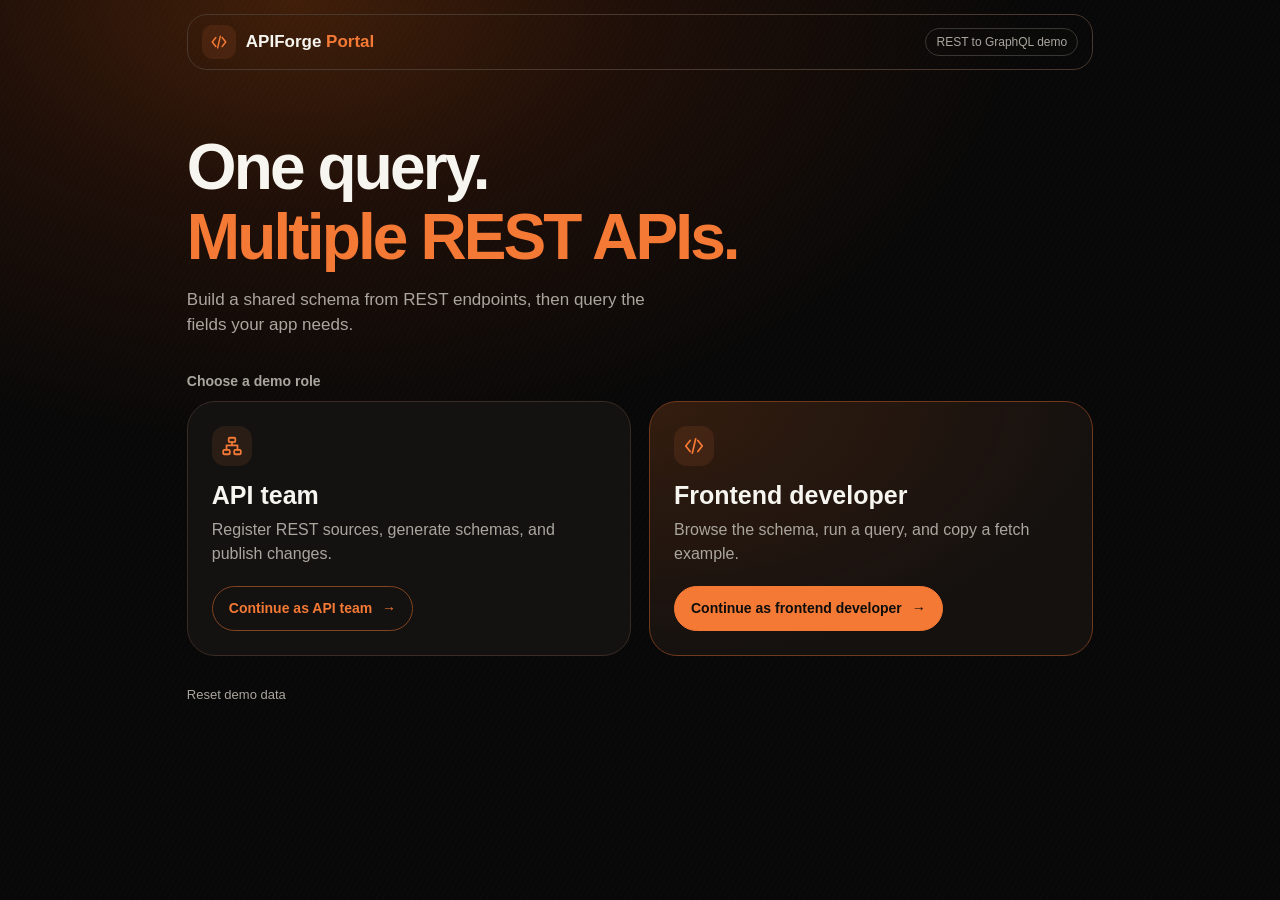
<file: index.html>
<!DOCTYPE html>
<html lang="en">

<head>
    <!-- Basic page information and the shared beginner CSS file. -->
    <meta charset="UTF-8">
    <meta name="viewport" content="width=device-width, initial-scale=1.0">
    <title>APIForge Portal</title>
    <link rel="stylesheet" href="index.css?v=20">
</head>

<body class="login-page" data-page="login">
    <!-- Small brand header for the demo login screen. -->
    <header class="simple-header">
        <div class="header-bar">
            <a class="logo" href="index.html">
                <svg class="brand-mark" width="34" height="34" aria-hidden="true"><use href="nav-icons.svg#playground"></use></svg>
                <strong>APIForge <span>Portal</span></strong>
            </a>
            <span class="header-note">REST to GraphQL demo</span>
        </div>
    </header>

    <!-- Main role picker screen. -->
    <main class="login-main">
        <!-- Short product introduction. -->
        <section class="login-intro">
            <h1>One query.<br><span>Multiple REST APIs.</span></h1>
            <p>Build a shared schema from REST endpoints, then query the fields your app needs.</p>
        </section>

        <!-- These two cards are the two users described in the PRD. -->
        <h2 class="role-picker-title" id="role-picker-title">Choose a demo role</h2>
        <section class="role-cards" aria-labelledby="role-picker-title">
            <!-- API team role card. -->
            <article class="role-card">
                <svg class="role-icon" aria-hidden="true"><use href="nav-icons.svg#schema"></use></svg>
                <h3>API team</h3>
                <p>Register REST sources, generate schemas, and publish changes.</p>
                <button class="button secondary-button" type="button" data-role="api">Continue as API team <span aria-hidden="true">→</span></button>
            </article>

            <!-- Frontend developer role card. -->
            <article class="role-card featured-role">
                <svg class="role-icon" aria-hidden="true"><use href="nav-icons.svg#playground"></use></svg>
                <h3>Frontend developer</h3>
                <p>Browse the schema, run a query, and copy a fetch example.</p>
                <button class="button" type="button" data-role="frontend">Continue as frontend developer <span aria-hidden="true">→</span></button>
            </article>
        </section>

        <!-- Reset is useful during a classroom demonstration. -->
        <button class="text-button" type="button" data-reset>Reset demo data</button>
        <p class="form-message" id="login-message" role="status" aria-live="polite" aria-atomic="true"></p>
    </main>

    <!-- The shared JavaScript starts the demo session after a role is selected. -->
    <script type="module" src="js/app.js?v=7"></script>
</body>

</html>
</file>
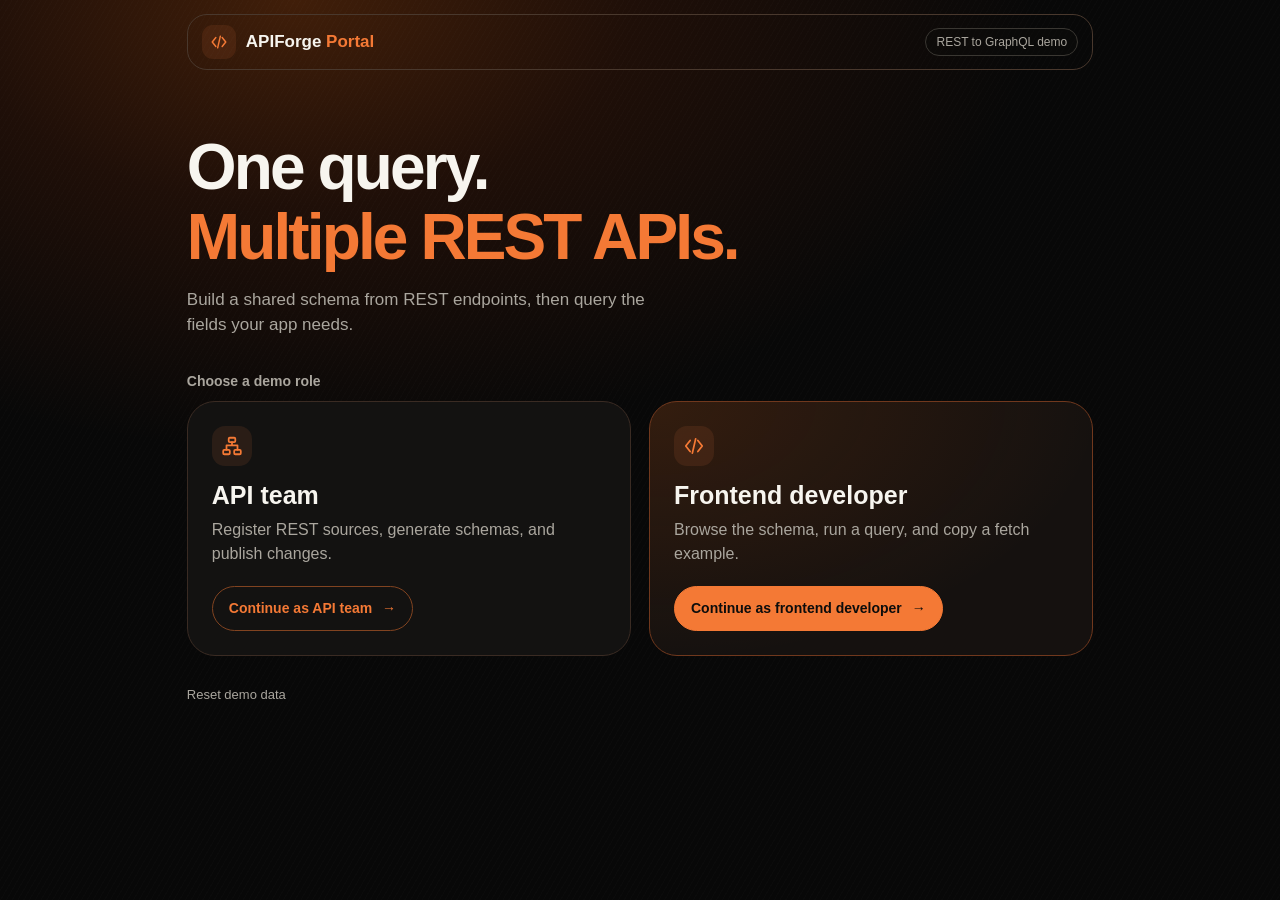
<file: endpoint.html>
<!DOCTYPE html>
<html lang="en">

<head>
    <!-- Basic page information and the shared beginner CSS file. -->
    <meta charset="UTF-8">
    <meta name="viewport" content="width=device-width, initial-scale=1.0">
    <title>Endpoint editor | APIForge Portal</title>
    <link rel="stylesheet" href="index.css?v=9">
</head>

<body class="app-page" data-page="endpoint">
    <!-- Shared MVP navigation. -->
    <aside class="sidebar">
        <button class="sidebar-toggle" type="button" aria-controls="sidebar-content" aria-expanded="true" aria-label="Collapse navigation" hidden>
            <svg width="18" height="18" viewBox="0 0 20 20" fill="none" stroke="currentColor" stroke-width="1.5" aria-hidden="true">
                <rect x="2.5" y="3.5" width="15" height="13" rx="2" />
                <path d="M8 3.5v13" />
            </svg>
        </button>
        <div class="sidebar-content" id="sidebar-content">
            <a class="logo" href="index.html">APIForge <span>Portal</span></a>
            <p class="sidebar-role" data-session-name>Demo user</p>
            <nav class="side-nav" aria-label="Main navigation">
                <p class="nav-group-label" data-api-only>API management</p>
                <a class="active" aria-current="page" data-api-only href="sources.html"><svg class="nav-icon" viewBox="0 0 20 20" width="18" height="18" focusable="false" aria-hidden="true"><use href="nav-icons.svg#sources"></use></svg><span>Sources</span></a>
                <a data-api-only href="schema.html"><svg class="nav-icon" viewBox="0 0 20 20" width="18" height="18" focusable="false" aria-hidden="true"><use href="nav-icons.svg#schema"></use></svg><span>Schema</span></a>
                <a data-api-only href="versions.html"><svg class="nav-icon" viewBox="0 0 20 20" width="18" height="18" focusable="false" aria-hidden="true"><use href="nav-icons.svg#versions"></use></svg><span>Versions</span></a>
                <p class="nav-group-label">Developer tools</p>
                <a href="explorer.html"><svg class="nav-icon" viewBox="0 0 20 20" width="18" height="18" focusable="false" aria-hidden="true"><use href="nav-icons.svg#explorer"></use></svg><span>Explorer</span></a>
                <a href="playground.html"><svg class="nav-icon" viewBox="0 0 20 20" width="18" height="18" focusable="false" aria-hidden="true"><use href="nav-icons.svg#playground"></use></svg><span>Playground</span></a>
                <a href="saved.html"><svg class="nav-icon" viewBox="0 0 20 20" width="18" height="18" focusable="false" aria-hidden="true"><use href="nav-icons.svg#saved"></use></svg><span>Saved &amp; history</span></a>
            </nav>
            <div class="sidebar-bottom">
                <button class="text-button" type="button" data-reset>Reset demo</button>
                <a class="back-link" href="index.html">Change role</a>
            </div>
        </div>
    </aside>

    <!-- Source and endpoint form. -->
    <main class="page-content narrow-content">
        <a class="back-link" href="sources.html">← Back to sources</a>
        <header class="page-heading compact-heading">
            <div>
                <p class="page-label">Source editor</p>
                <h1 id="endpoint-title">Add a REST source</h1>
                <p>Keep the form small: one source, its endpoints, and one sample response.</p>
            </div>
        </header>

        <!-- Main source details form. -->
        <form class="form-card" id="source-form">
            <h2>Source details</h2>
            <!-- These fields describe where the REST API lives. -->
            <div class="form-grid">
                <label>Name <input id="source-name" required placeholder="JSONPlaceholder API"></label>
                <label>Base URL <input id="source-url" type="url" autocomplete="url" required placeholder="https://example.com"></label>
            </div>
            <!-- Mock is safe for demos; Live calls the public URL. -->
            <label>Mode
                <select id="source-mode">
                    <option value="mock">Mock</option>
                    <option value="live">Live</option>
                </select>
            </label>
            <p class="form-message" id="source-message" role="status" aria-live="polite" aria-atomic="true"></p>
            <button class="button" type="submit">Save source</button>
        </form>

        <!-- Existing endpoints are listed here by JavaScript. -->
        <section class="form-card" aria-labelledby="endpoint-list-title">
            <div class="section-heading-row">
                <h2 id="endpoint-list-title">Endpoints</h2>
                <span class="small-text" id="endpoint-count">0 endpoints</span>
            </div>
            <div class="endpoint-list" id="endpoint-list"></div>
            <p class="empty-message" id="endpoint-empty">Save the source first, then add an endpoint below.</p>
        </section>

        <!-- Endpoint details form. -->
        <form class="form-card" id="endpoint-form">
            <h2 id="endpoint-form-title">Add endpoint</h2>
            <!-- These fields describe one GET endpoint and its JSON response. -->
            <div class="form-grid three-columns">
                <label>Method
                    <select id="endpoint-method">
                        <option>GET</option>
                    </select>
                </label>
                <label>Path <input id="endpoint-path" required placeholder="/users/{id}"></label>
                <label>Resource name <input id="endpoint-resource" required placeholder="User"></label>
            </div>
            <!-- The textarea is the sample used by the schema transformer. -->
            <label>Sample JSON
                <textarea id="endpoint-sample" rows="13" required placeholder='{"id": 1, "name": "Ada"}'></textarea>
            </label>
            <div class="button-row">
                <button class="button secondary-button" id="validate-endpoint" type="button">Validate JSON</button>
                <button class="button" type="submit">Save endpoint</button>
            </div>
            <p class="form-message" id="endpoint-message" role="status" aria-live="polite" aria-atomic="true"></p>
        </form>
    </main>

    <!-- The shared JavaScript handles validation and saving. -->
    <script type="module" src="js/app.js?v=7"></script>
</body>

</html>
</file>
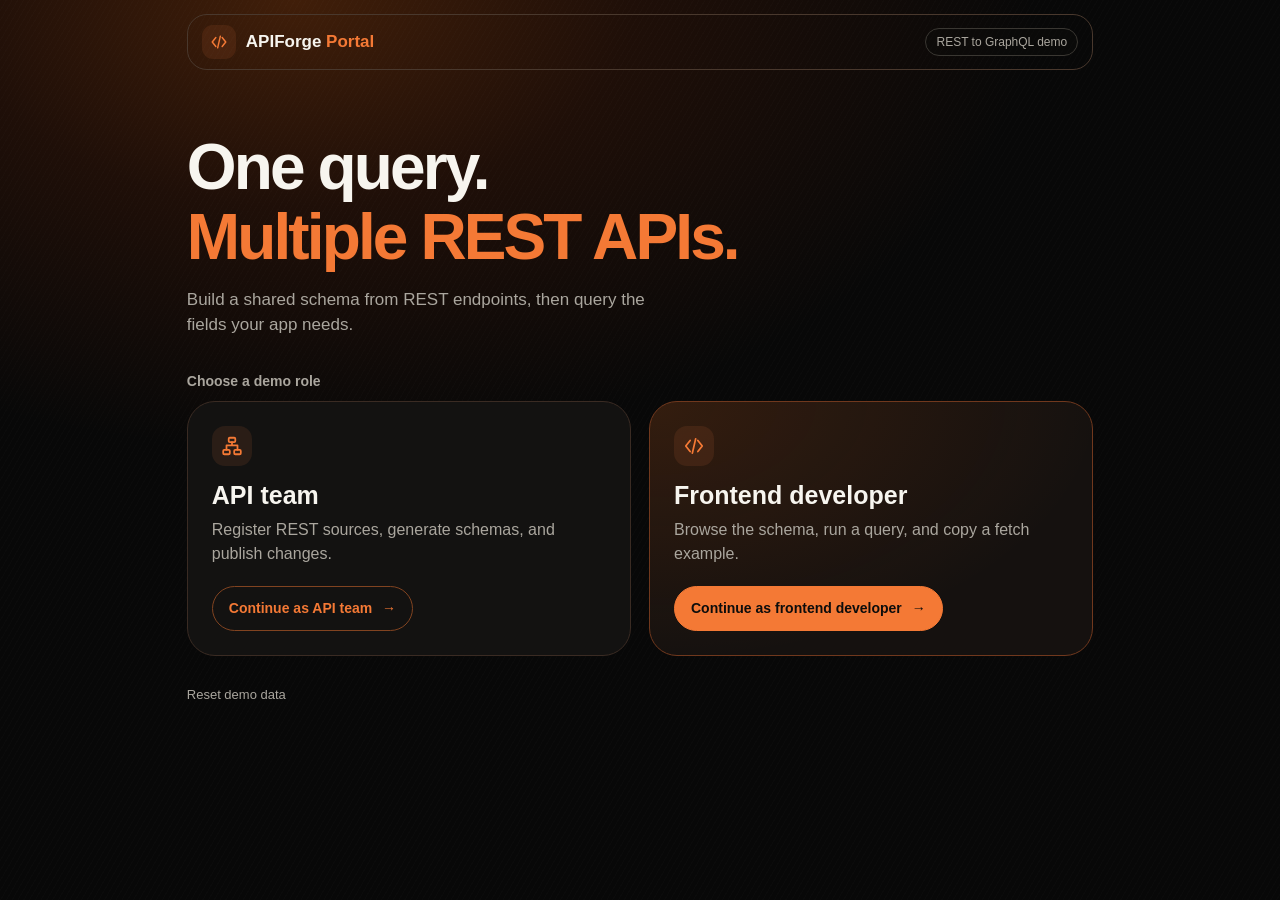
<file: explorer.html>
<!DOCTYPE html>
<html lang="en">

<head>
    <!-- Basic page information and the shared beginner CSS file. -->
    <meta charset="UTF-8">
    <meta name="viewport" content="width=device-width, initial-scale=1.0">
    <title>Explorer | APIForge Portal</title>
    <link rel="stylesheet" href="index.css?v=9">
</head>

<body class="app-page" data-page="explorer">
    <!-- Shared product navigation. -->
    <aside class="sidebar">
        <button class="sidebar-toggle" type="button" aria-controls="sidebar-content" aria-expanded="true" aria-label="Collapse navigation" hidden>
            <svg width="18" height="18" viewBox="0 0 20 20" fill="none" stroke="currentColor" stroke-width="1.5" aria-hidden="true">
                <rect x="2.5" y="3.5" width="15" height="13" rx="2" />
                <path d="M8 3.5v13" />
            </svg>
        </button>
        <div class="sidebar-content" id="sidebar-content">
            <a class="logo" href="index.html">APIForge <span>Portal</span></a>
            <p class="sidebar-role" data-session-name>Demo user</p>
            <nav class="side-nav" aria-label="Main navigation">
                <p class="nav-group-label" data-api-only>API management</p>
                <a data-api-only href="sources.html"><svg class="nav-icon" viewBox="0 0 20 20" width="18" height="18" focusable="false" aria-hidden="true"><use href="nav-icons.svg#sources"></use></svg><span>Sources</span></a>
                <a data-api-only href="schema.html"><svg class="nav-icon" viewBox="0 0 20 20" width="18" height="18" focusable="false" aria-hidden="true"><use href="nav-icons.svg#schema"></use></svg><span>Schema</span></a>
                <a data-api-only href="versions.html"><svg class="nav-icon" viewBox="0 0 20 20" width="18" height="18" focusable="false" aria-hidden="true"><use href="nav-icons.svg#versions"></use></svg><span>Versions</span></a>
                <p class="nav-group-label">Developer tools</p>
                <a class="active" aria-current="page" href="explorer.html"><svg class="nav-icon" viewBox="0 0 20 20" width="18" height="18" focusable="false" aria-hidden="true"><use href="nav-icons.svg#explorer"></use></svg><span>Explorer</span></a>
                <a href="playground.html"><svg class="nav-icon" viewBox="0 0 20 20" width="18" height="18" focusable="false" aria-hidden="true"><use href="nav-icons.svg#playground"></use></svg><span>Playground</span></a>
                <a href="saved.html"><svg class="nav-icon" viewBox="0 0 20 20" width="18" height="18" focusable="false" aria-hidden="true"><use href="nav-icons.svg#saved"></use></svg><span>Saved &amp; history</span></a>
            </nav>
            <div class="sidebar-bottom">
                <button class="text-button" type="button" data-reset>Reset demo</button>
                <a class="back-link" href="index.html">Change role</a>
            </div>
        </div>
    </aside>

    <!-- Schema explorer content. -->
    <main class="page-content">
        <header class="page-heading">
            <div>
                <p class="page-label">Published schema</p>
                <h1>Explore the data</h1>
                <p>Search fields and see which REST endpoint provides them.</p>
            </div>
            <a class="button" href="playground.html">Open playground</a>
        </header>

        <!-- Search filters fields in the published schema. -->
        <label class="search-box" for="field-search">
            <span aria-hidden="true">⌕</span>
            <input id="field-search" type="search" placeholder="Search fields, for example city">
        </label>

        <!-- JavaScript creates one type section for every schema type. -->
        <section class="explorer-list" id="explorer-list" aria-live="polite"></section>
        <p class="empty-message" id="explorer-empty" hidden>No fields match that search.</p>
    </main>

    <!-- The shared JavaScript handles search and schema display. -->
    <script type="module" src="js/app.js?v=7"></script>
</body>

</html>
</file>
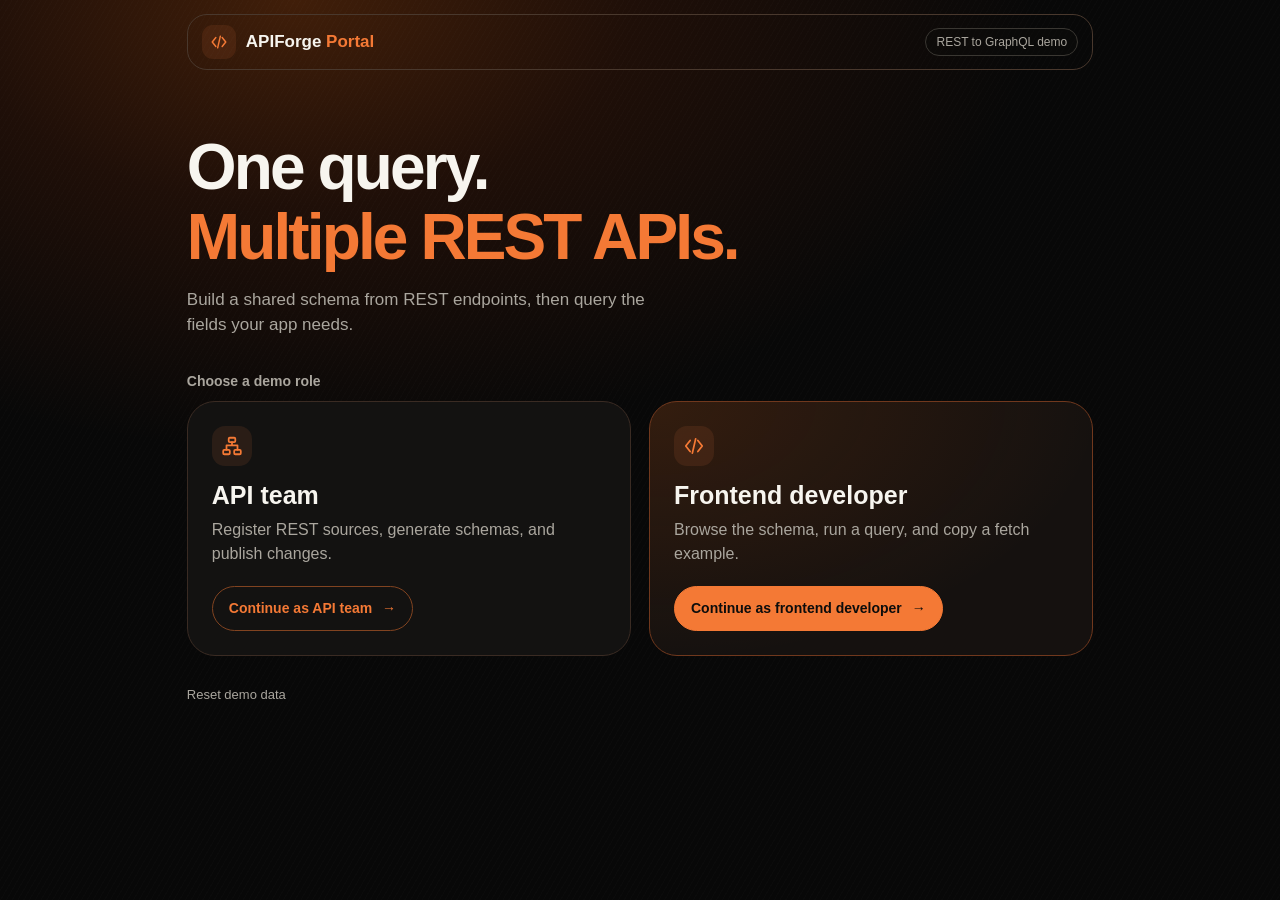
<file: playground.html>
<!DOCTYPE html>
<html lang="en">

<head>
    <!-- Basic page information and the shared beginner CSS file. -->
    <meta charset="UTF-8">
    <meta name="viewport" content="width=device-width, initial-scale=1.0">
    <title>Playground | APIForge Portal</title>
    <link rel="stylesheet" href="index.css?v=9">
</head>

<body class="app-page" data-page="playground">
    <!-- Shared product navigation. -->
    <aside class="sidebar">
        <button class="sidebar-toggle" type="button" aria-controls="sidebar-content" aria-expanded="true" aria-label="Collapse navigation" hidden>
            <svg width="18" height="18" viewBox="0 0 20 20" fill="none" stroke="currentColor" stroke-width="1.5" aria-hidden="true">
                <rect x="2.5" y="3.5" width="15" height="13" rx="2" />
                <path d="M8 3.5v13" />
            </svg>
        </button>
        <div class="sidebar-content" id="sidebar-content">
            <a class="logo" href="index.html">APIForge <span>Portal</span></a>
            <p class="sidebar-role" data-session-name>Demo user</p>
            <nav class="side-nav" aria-label="Main navigation">
                <p class="nav-group-label" data-api-only>API management</p>
                <a data-api-only href="sources.html"><svg class="nav-icon" viewBox="0 0 20 20" width="18" height="18" focusable="false" aria-hidden="true"><use href="nav-icons.svg#sources"></use></svg><span>Sources</span></a>
                <a data-api-only href="schema.html"><svg class="nav-icon" viewBox="0 0 20 20" width="18" height="18" focusable="false" aria-hidden="true"><use href="nav-icons.svg#schema"></use></svg><span>Schema</span></a>
                <a data-api-only href="versions.html"><svg class="nav-icon" viewBox="0 0 20 20" width="18" height="18" focusable="false" aria-hidden="true"><use href="nav-icons.svg#versions"></use></svg><span>Versions</span></a>
                <p class="nav-group-label">Developer tools</p>
                <a href="explorer.html"><svg class="nav-icon" viewBox="0 0 20 20" width="18" height="18" focusable="false" aria-hidden="true"><use href="nav-icons.svg#explorer"></use></svg><span>Explorer</span></a>
                <a class="active" aria-current="page" href="playground.html"><svg class="nav-icon" viewBox="0 0 20 20" width="18" height="18" focusable="false" aria-hidden="true"><use href="nav-icons.svg#playground"></use></svg><span>Playground</span></a>
                <a href="saved.html"><svg class="nav-icon" viewBox="0 0 20 20" width="18" height="18" focusable="false" aria-hidden="true"><use href="nav-icons.svg#saved"></use></svg><span>Saved &amp; history</span></a>
            </nav>
            <div class="sidebar-bottom">
                <button class="text-button" type="button" data-reset>Reset demo</button>
                <a class="back-link" href="index.html">Change role</a>
            </div>
        </div>
    </aside>

    <!-- Query playground content. -->
    <main class="page-content">
        <header class="page-heading playground-heading">
            <div>
                <h1>Playground</h1>
                <p>Run a query and inspect its response and REST calls.</p>
            </div>
            <a class="button secondary-button" href="explorer.html">Browse schema</a>
        </header>

        <!-- The left card accepts the query; the right card shows the response. -->
        <section class="playground-grid">
            <form class="form-card query-card" id="query-form">
                <div class="section-heading-row">
                    <h2>Query</h2>
                    <span class="small-text" id="query-mode-label">Mock mode</span>
                </div>
                <!-- This textarea contains the small supported query language. -->
                <textarea class="query-editor" id="query-input" aria-label="Query" rows="13" spellcheck="false">{
  user(id: 1) {
    name
    address {
      city
    }
    posts {
      title
    }
  }
}</textarea>
                <div class="button-row">
                    <button class="button" type="submit">Run query</button>
                    <button class="button secondary-button" id="save-query" type="button" aria-controls="save-query-fields" aria-expanded="false">Save query</button>
                </div>
                <div id="save-query-fields" hidden>
                    <label>Query name <input id="query-name" placeholder="Profile card"></label>
                    <div class="button-row">
                        <button class="button secondary-button" id="confirm-save-query" type="button">Save</button>
                        <button class="text-button" id="cancel-save-query" type="button">Cancel</button>
                    </div>
                </div>
                <p class="form-message" id="query-message" role="status" aria-atomic="true"></p>
                <div class="query-secondary-actions">
                    <button class="text-button" id="copy-fetch" type="button">Copy gateway example</button>
                    <p class="small-text">Template for a deployed GraphQL gateway.</p>
                </div>
            </form>

            <article class="code-card response-card">
                <div class="section-heading-row">
                    <h2>Response</h2>
                    <span class="small-text response-status" id="response-status" role="status" aria-live="polite">Waiting to run</span>
                </div>
                <pre id="query-response" tabindex="0" aria-label="Query response"><code>Run a query to see the response.</code></pre>
            </article>
        </section>

        <!-- Calls and field counts explain what the browser did. -->
        <section class="form-card">
            <div class="section-heading-row">
                <h2>REST calls</h2>
                <span class="small-text" id="call-count" role="status" aria-live="polite">0 calls</span>
            </div>
            <div class="call-list" id="call-list">
                <p class="empty-message">No calls yet.</p>
            </div>
        </section>
    </main>

    <!-- The shared JavaScript parses and runs the supported query subset. -->
    <script type="module" src="js/app.js?v=7"></script>
</body>

</html>
</file>
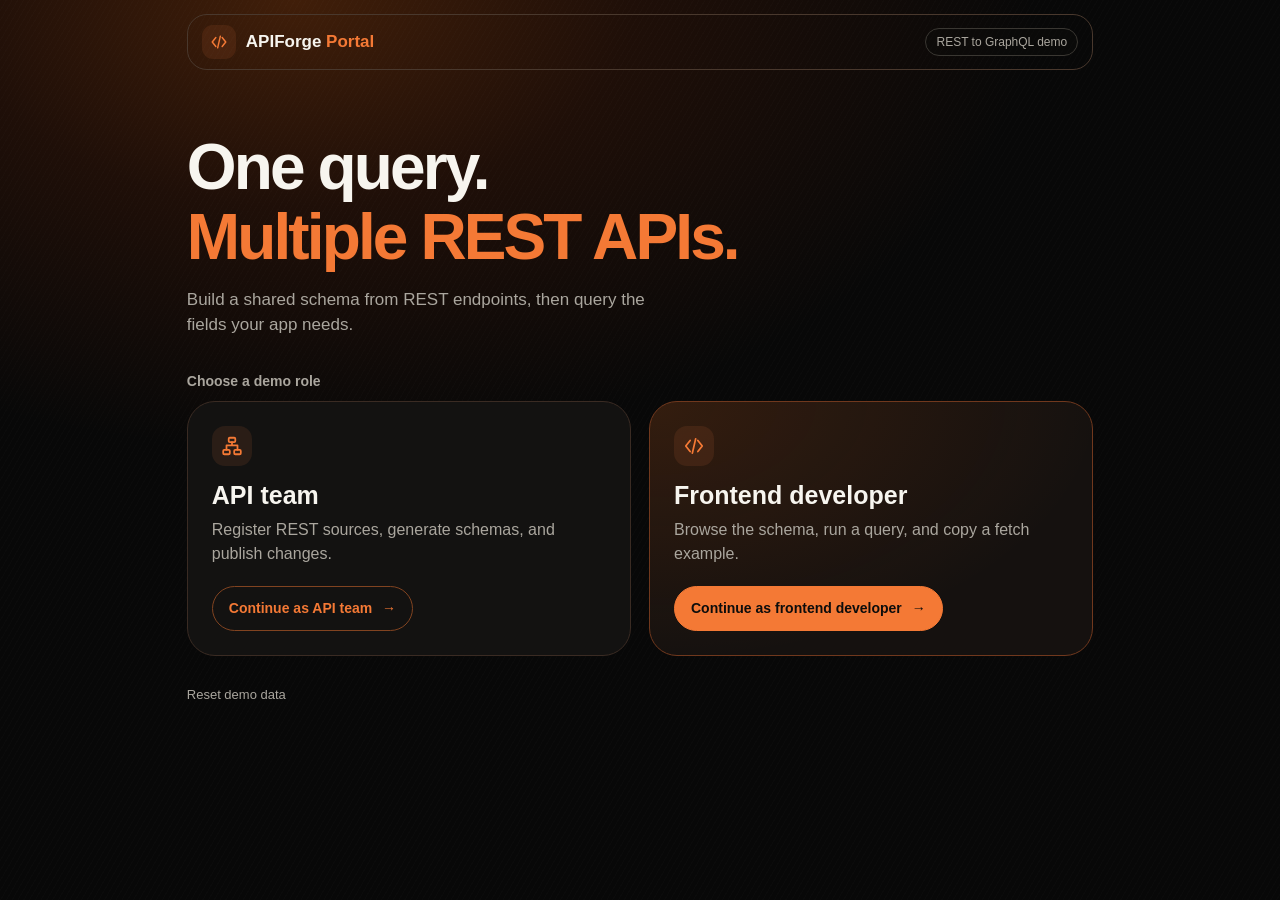
<file: saved.html>
<!DOCTYPE html>
<html lang="en">

<head>
    <!-- Basic page information and the shared beginner CSS file. -->
    <meta charset="UTF-8">
    <meta name="viewport" content="width=device-width, initial-scale=1.0">
    <title>Saved queries | APIForge Portal</title>
    <link rel="stylesheet" href="index.css?v=9">
</head>

<body class="app-page" data-page="saved">
    <!-- Shared product navigation. -->
    <aside class="sidebar">
        <button class="sidebar-toggle" type="button" aria-controls="sidebar-content" aria-expanded="true" aria-label="Collapse navigation" hidden>
            <svg width="18" height="18" viewBox="0 0 20 20" fill="none" stroke="currentColor" stroke-width="1.5" aria-hidden="true">
                <rect x="2.5" y="3.5" width="15" height="13" rx="2" />
                <path d="M8 3.5v13" />
            </svg>
        </button>
        <div class="sidebar-content" id="sidebar-content">
            <a class="logo" href="index.html">APIForge <span>Portal</span></a>
            <p class="sidebar-role" data-session-name>Demo user</p>
            <nav class="side-nav" aria-label="Main navigation">
                <p class="nav-group-label" data-api-only>API management</p>
                <a data-api-only href="sources.html"><svg class="nav-icon" viewBox="0 0 20 20" width="18" height="18" focusable="false" aria-hidden="true"><use href="nav-icons.svg#sources"></use></svg><span>Sources</span></a>
                <a data-api-only href="schema.html"><svg class="nav-icon" viewBox="0 0 20 20" width="18" height="18" focusable="false" aria-hidden="true"><use href="nav-icons.svg#schema"></use></svg><span>Schema</span></a>
                <a data-api-only href="versions.html"><svg class="nav-icon" viewBox="0 0 20 20" width="18" height="18" focusable="false" aria-hidden="true"><use href="nav-icons.svg#versions"></use></svg><span>Versions</span></a>
                <p class="nav-group-label">Developer tools</p>
                <a href="explorer.html"><svg class="nav-icon" viewBox="0 0 20 20" width="18" height="18" focusable="false" aria-hidden="true"><use href="nav-icons.svg#explorer"></use></svg><span>Explorer</span></a>
                <a href="playground.html"><svg class="nav-icon" viewBox="0 0 20 20" width="18" height="18" focusable="false" aria-hidden="true"><use href="nav-icons.svg#playground"></use></svg><span>Playground</span></a>
                <a class="active" aria-current="page" href="saved.html"><svg class="nav-icon" viewBox="0 0 20 20" width="18" height="18" focusable="false" aria-hidden="true"><use href="nav-icons.svg#saved"></use></svg><span>Saved &amp; history</span></a>
            </nav>
            <div class="sidebar-bottom">
                <button class="text-button" type="button" data-reset>Reset demo</button>
                <a class="back-link" href="index.html">Change role</a>
            </div>
        </div>
    </aside>

    <!-- Saved queries and recent runs. -->
    <main class="page-content">
        <header class="page-heading">
            <div>
                <p class="page-label">Developer workspace</p>
                <h1>Saved queries &amp; history</h1>
                <p>Keep useful queries close and review the last 20 runs.</p>
            </div>
            <a class="button" href="playground.html">New query</a>
        </header>

        <!-- JavaScript creates one card for each saved query. -->
        <section class="form-card">
            <h2>Saved queries</h2>
            <div class="saved-list" id="saved-list"></div>
            <p class="empty-message" id="saved-empty">No saved queries yet.</p>
            <p class="form-message" id="saved-message" role="status" aria-live="polite" aria-atomic="true"></p>
        </section>

        <!-- JavaScript creates one row for each recent run. -->
        <section class="form-card">
            <h2>Recent history</h2>
            <div class="table-wrap">
                <table>
                    <thead>
                        <tr>
                            <th>Time</th>
                            <th>Query</th>
                            <th>Status</th>
                            <th>Calls</th>
                        </tr>
                    </thead>
                    <tbody id="history-list"></tbody>
                </table>
            </div>
            <p class="empty-message" id="history-empty">No query history yet.</p>
        </section>
    </main>

    <!-- The shared JavaScript loads saved queries and history. -->
    <script type="module" src="js/app.js?v=7"></script>
</body>

</html>
</file>
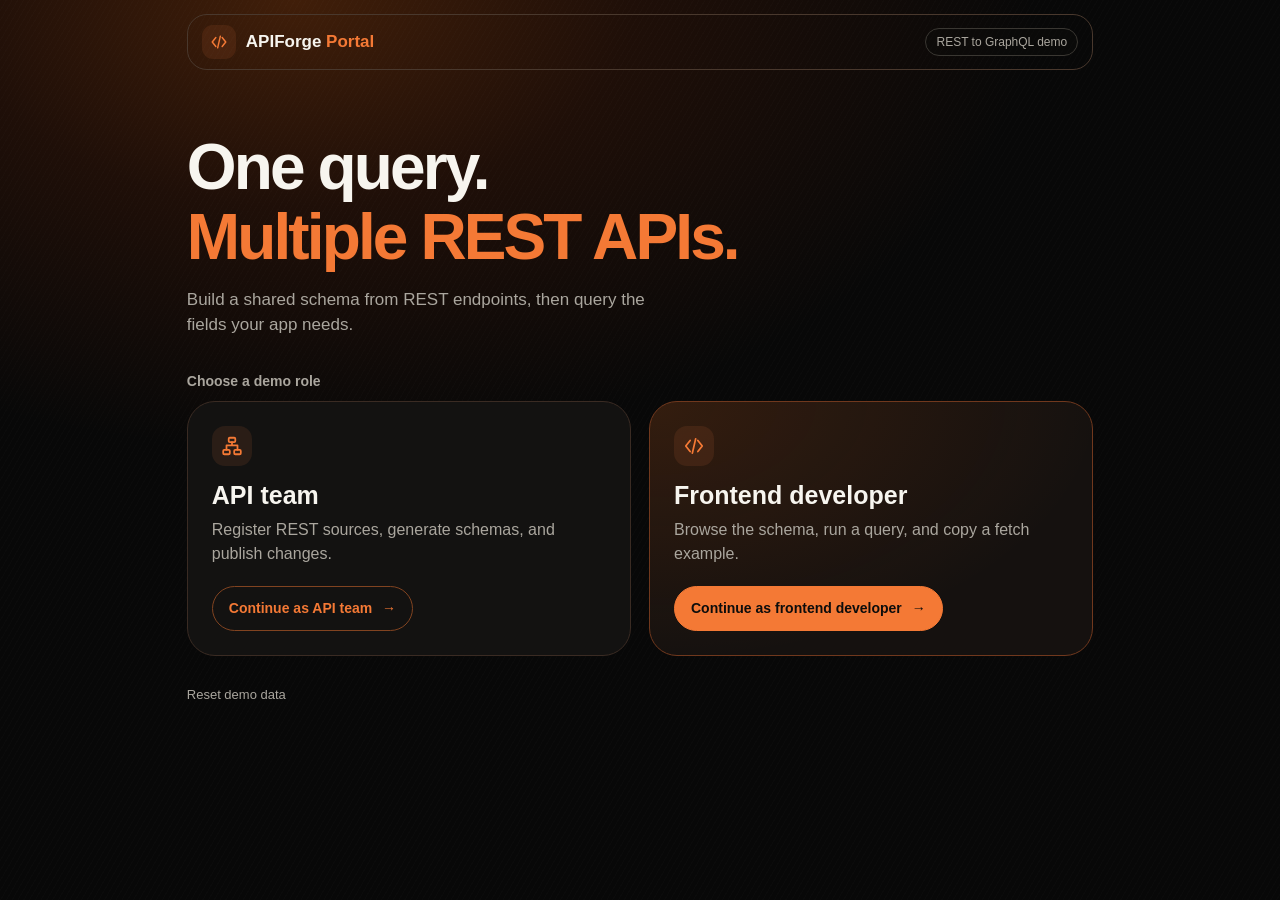
<file: schema.html>
<!DOCTYPE html>
<html lang="en">

<head>
    <!-- Basic page information and the shared beginner CSS file. -->
    <meta charset="UTF-8">
    <meta name="viewport" content="width=device-width, initial-scale=1.0">
    <title>Schema | APIForge Portal</title>
    <link rel="stylesheet" href="index.css?v=9">
</head>

<body class="app-page" data-page="schema">
    <!-- Shared API team navigation. -->
    <aside class="sidebar">
        <button class="sidebar-toggle" type="button" aria-controls="sidebar-content" aria-expanded="true" aria-label="Collapse navigation" hidden>
            <svg width="18" height="18" viewBox="0 0 20 20" fill="none" stroke="currentColor" stroke-width="1.5" aria-hidden="true">
                <rect x="2.5" y="3.5" width="15" height="13" rx="2" />
                <path d="M8 3.5v13" />
            </svg>
        </button>
        <div class="sidebar-content" id="sidebar-content">
            <a class="logo" href="index.html">APIForge <span>Portal</span></a>
            <p class="sidebar-role" data-session-name>Demo user</p>
            <nav class="side-nav" aria-label="Main navigation">
                <p class="nav-group-label" data-api-only>API management</p>
                <a data-api-only href="sources.html"><svg class="nav-icon" viewBox="0 0 20 20" width="18" height="18" focusable="false" aria-hidden="true"><use href="nav-icons.svg#sources"></use></svg><span>Sources</span></a>
                <a class="active" aria-current="page" data-api-only href="schema.html"><svg class="nav-icon" viewBox="0 0 20 20" width="18" height="18" focusable="false" aria-hidden="true"><use href="nav-icons.svg#schema"></use></svg><span>Schema</span></a>
                <a data-api-only href="versions.html"><svg class="nav-icon" viewBox="0 0 20 20" width="18" height="18" focusable="false" aria-hidden="true"><use href="nav-icons.svg#versions"></use></svg><span>Versions</span></a>
                <p class="nav-group-label">Developer tools</p>
                <a href="explorer.html"><svg class="nav-icon" viewBox="0 0 20 20" width="18" height="18" focusable="false" aria-hidden="true"><use href="nav-icons.svg#explorer"></use></svg><span>Explorer</span></a>
                <a href="playground.html"><svg class="nav-icon" viewBox="0 0 20 20" width="18" height="18" focusable="false" aria-hidden="true"><use href="nav-icons.svg#playground"></use></svg><span>Playground</span></a>
                <a href="saved.html"><svg class="nav-icon" viewBox="0 0 20 20" width="18" height="18" focusable="false" aria-hidden="true"><use href="nav-icons.svg#saved"></use></svg><span>Saved &amp; history</span></a>
            </nav>
            <div class="sidebar-bottom">
                <button class="text-button" type="button" data-reset>Reset demo</button>
                <a class="back-link" href="index.html">Change role</a>
            </div>
        </div>
    </aside>

    <!-- Generated schema screen. -->
    <main class="page-content">
        <header class="page-heading">
            <div>
                <p class="page-label">Schema builder</p>
                <h1>Review the generated schema</h1>
                <p id="schema-summary">Generated from the registered endpoint samples.</p>
            </div>
            <div class="button-row">
                <button class="button secondary-button" id="generate-schema" type="button">Generate from sources</button>
                <button class="button" id="publish-schema" type="button">Publish version</button>
            </div>
        </header>
        <p class="small-text">Generate after adding or changing endpoints. This replaces the current draft with the latest samples.</p>

        <!-- Sample JSON is the input; generated SDL is the output. -->
        <section class="two-column schema-preview">
            <article class="code-card">
                <div class="section-heading-row">
                    <h2>Sample JSON</h2>
                    <span class="small-text">Input</span>
                </div>
                <pre id="sample-json"><code>Loading sample...</code></pre>
            </article>
            <article class="code-card">
                <div class="section-heading-row">
                    <h2>GraphQL-style schema</h2>
                    <span class="small-text">Output</span>
                </div>
                <pre id="sdl-output"><code>Loading schema...</code></pre>
            </article>
        </section>

        <!-- Notes explain values that need a human check. -->
        <section class="form-card">
            <h2>Inference notes</h2>
            <ul class="note-list" id="schema-notes"></ul>
        </section>

        <!-- JavaScript creates one simple control row for each generated field. -->
        <section class="form-card">
            <div class="section-heading-row">
                <h2>Review fields</h2>
                <span class="small-text">Rename or hide a field</span>
            </div>
            <div id="schema-controls"></div>
        </section>

        <p class="form-message" id="schema-message" role="status" aria-live="polite" aria-atomic="true"></p>
    </main>

    <!-- The shared JavaScript creates the schema and handles publishing. -->
    <script type="module" src="js/app.js?v=7"></script>
</body>

</html>
</file>
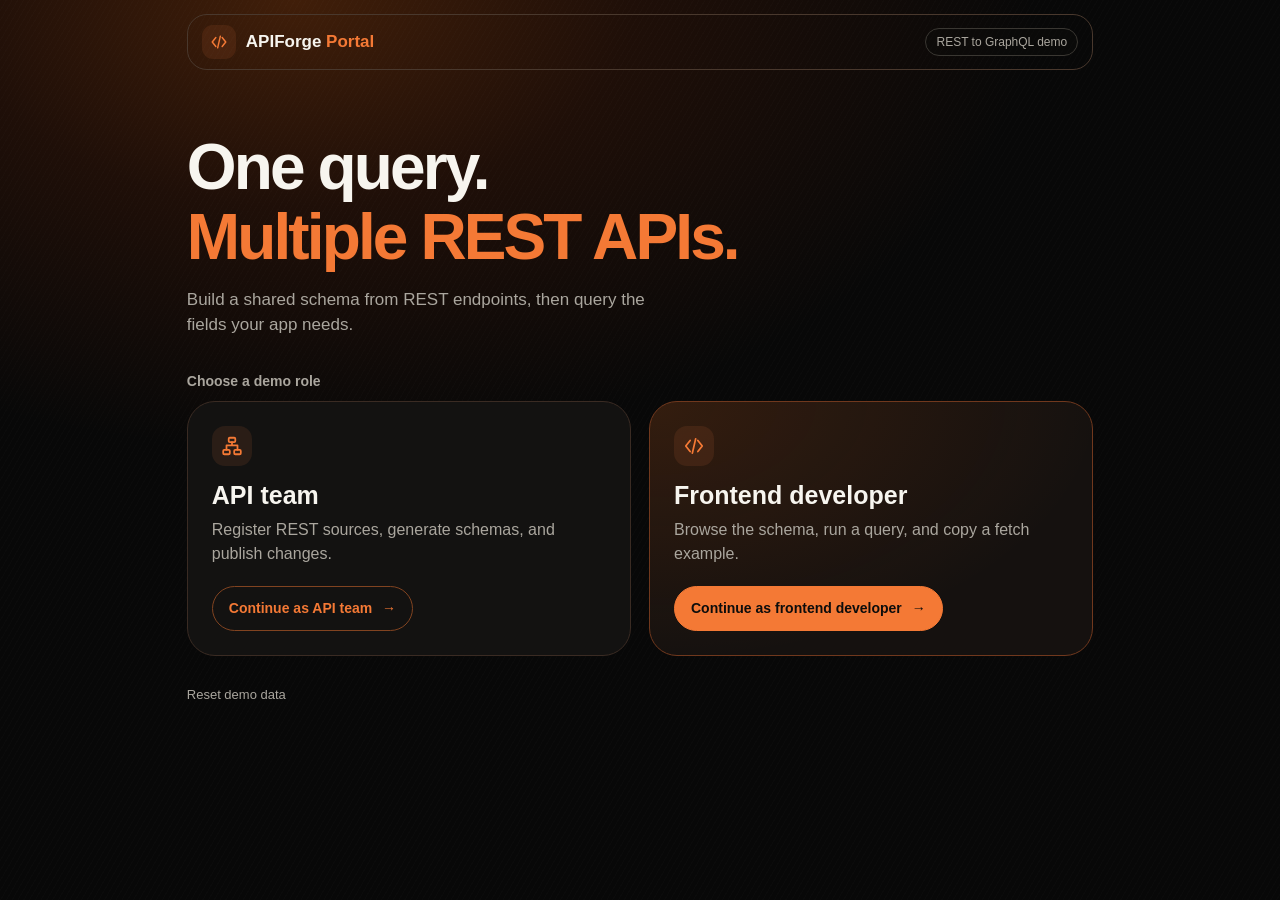
<file: sources.html>
<!DOCTYPE html>
<html lang="en">

<head>
    <!-- Basic page information and the shared beginner CSS file. -->
    <meta charset="UTF-8">
    <meta name="viewport" content="width=device-width, initial-scale=1.0">
    <title>Sources | APIForge Portal</title>
    <link rel="stylesheet" href="index.css?v=9">
</head>

<body class="app-page" data-page="sources">
    <!-- The sidebar links to every MVP screen. -->
    <aside class="sidebar">
        <button class="sidebar-toggle" type="button" aria-controls="sidebar-content" aria-expanded="true" aria-label="Collapse navigation" hidden>
            <svg width="18" height="18" viewBox="0 0 20 20" fill="none" stroke="currentColor" stroke-width="1.5" aria-hidden="true">
                <rect x="2.5" y="3.5" width="15" height="13" rx="2" />
                <path d="M8 3.5v13" />
            </svg>
        </button>
        <div class="sidebar-content" id="sidebar-content">
            <a class="logo" href="index.html">APIForge <span>Portal</span></a>
            <p class="sidebar-role" data-session-name>Demo user</p>
            <nav class="side-nav" aria-label="Main navigation">
                <p class="nav-group-label" data-api-only>API management</p>
                <a class="active" aria-current="page" href="sources.html"><svg class="nav-icon" viewBox="0 0 20 20" width="18" height="18" focusable="false" aria-hidden="true"><use href="nav-icons.svg#sources"></use></svg><span>Sources</span></a>
                <a data-api-only href="schema.html"><svg class="nav-icon" viewBox="0 0 20 20" width="18" height="18" focusable="false" aria-hidden="true"><use href="nav-icons.svg#schema"></use></svg><span>Schema</span></a>
                <a data-api-only href="versions.html"><svg class="nav-icon" viewBox="0 0 20 20" width="18" height="18" focusable="false" aria-hidden="true"><use href="nav-icons.svg#versions"></use></svg><span>Versions</span></a>
                <p class="nav-group-label">Developer tools</p>
                <a href="explorer.html"><svg class="nav-icon" viewBox="0 0 20 20" width="18" height="18" focusable="false" aria-hidden="true"><use href="nav-icons.svg#explorer"></use></svg><span>Explorer</span></a>
                <a href="playground.html"><svg class="nav-icon" viewBox="0 0 20 20" width="18" height="18" focusable="false" aria-hidden="true"><use href="nav-icons.svg#playground"></use></svg><span>Playground</span></a>
                <a href="saved.html"><svg class="nav-icon" viewBox="0 0 20 20" width="18" height="18" focusable="false" aria-hidden="true"><use href="nav-icons.svg#saved"></use></svg><span>Saved &amp; history</span></a>
            </nav>
            <div class="sidebar-bottom">
                <button class="text-button" type="button" data-reset>Reset demo</button>
                <a class="back-link" href="index.html">Change role</a>
            </div>
        </div>
    </aside>

    <!-- Source registry content. -->
    <main class="page-content">
        <header class="page-heading">
            <div>
                <p class="page-label">Source registry</p>
                <h1>REST sources</h1>
                <p>Register the endpoints that APIForge can turn into one schema.</p>
            </div>
            <a class="button" href="endpoint.html">Add source</a>
        </header>

        <!-- JavaScript puts the source cards into this container. -->
        <section class="source-grid" id="source-list" aria-live="polite"></section>
        <p class="form-message" id="source-list-message" role="status" aria-live="polite" aria-atomic="true"></p>
        <p class="empty-message" id="source-empty" hidden>No sources yet. Add a REST source to begin.</p>
    </main>

    <!-- The shared JavaScript loads sources and handles this screen. -->
    <script type="module" src="js/app.js?v=7"></script>
</body>

</html>
</file>
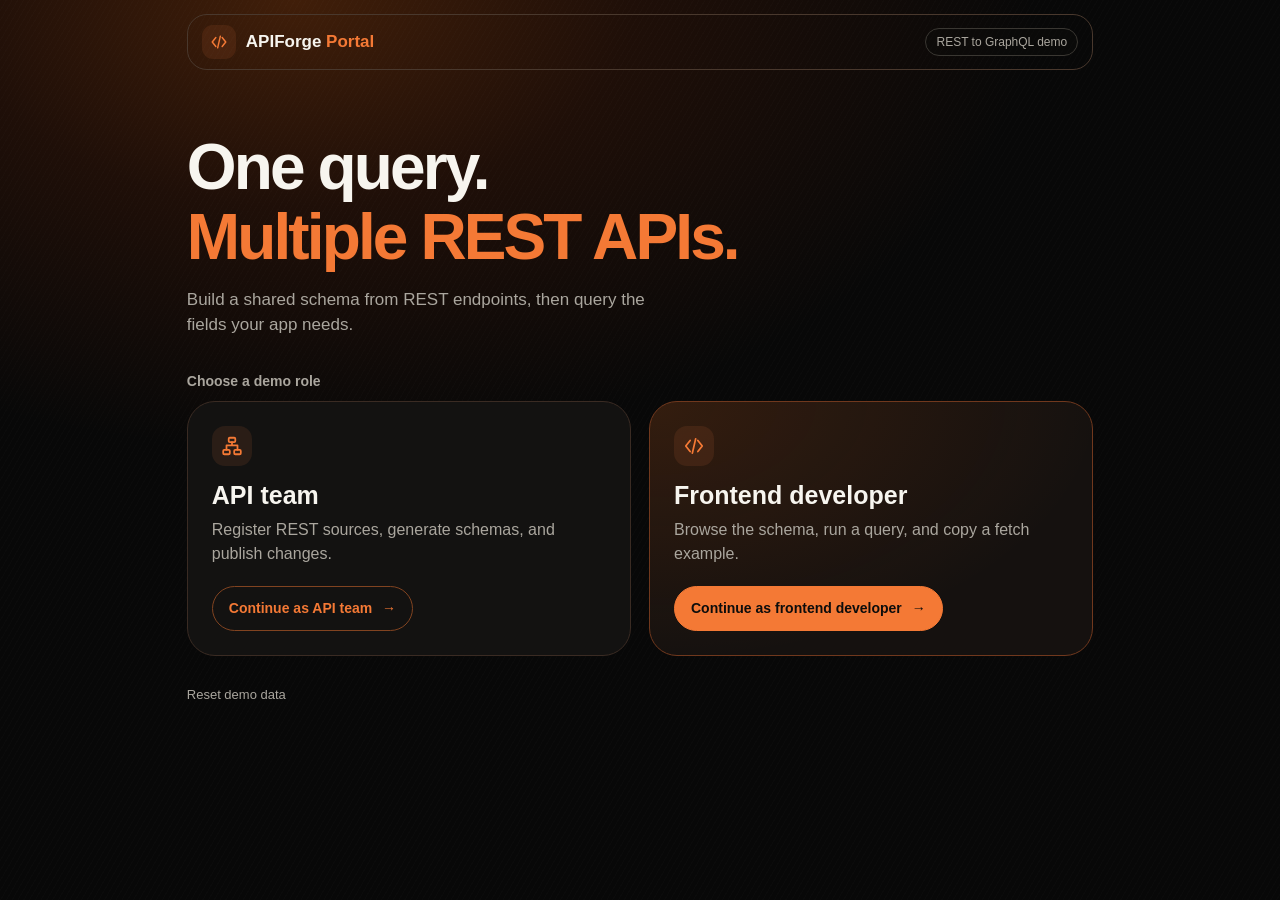
<file: versions.html>
<!DOCTYPE html>
<html lang="en">

<head>
    <!-- Basic page information and the shared beginner CSS file. -->
    <meta charset="UTF-8">
    <meta name="viewport" content="width=device-width, initial-scale=1.0">
    <title>Versions | APIForge Portal</title>
    <link rel="stylesheet" href="index.css?v=9">
</head>

<body class="app-page" data-page="versions">
    <!-- Shared API team navigation. -->
    <aside class="sidebar">
        <button class="sidebar-toggle" type="button" aria-controls="sidebar-content" aria-expanded="true" aria-label="Collapse navigation" hidden>
            <svg width="18" height="18" viewBox="0 0 20 20" fill="none" stroke="currentColor" stroke-width="1.5" aria-hidden="true">
                <rect x="2.5" y="3.5" width="15" height="13" rx="2" />
                <path d="M8 3.5v13" />
            </svg>
        </button>
        <div class="sidebar-content" id="sidebar-content">
            <a class="logo" href="index.html">APIForge <span>Portal</span></a>
            <p class="sidebar-role" data-session-name>Demo user</p>
            <nav class="side-nav" aria-label="Main navigation">
                <p class="nav-group-label" data-api-only>API management</p>
                <a data-api-only href="sources.html"><svg class="nav-icon" viewBox="0 0 20 20" width="18" height="18" focusable="false" aria-hidden="true"><use href="nav-icons.svg#sources"></use></svg><span>Sources</span></a>
                <a data-api-only href="schema.html"><svg class="nav-icon" viewBox="0 0 20 20" width="18" height="18" focusable="false" aria-hidden="true"><use href="nav-icons.svg#schema"></use></svg><span>Schema</span></a>
                <a class="active" aria-current="page" data-api-only href="versions.html"><svg class="nav-icon" viewBox="0 0 20 20" width="18" height="18" focusable="false" aria-hidden="true"><use href="nav-icons.svg#versions"></use></svg><span>Versions</span></a>
                <p class="nav-group-label">Developer tools</p>
                <a href="explorer.html"><svg class="nav-icon" viewBox="0 0 20 20" width="18" height="18" focusable="false" aria-hidden="true"><use href="nav-icons.svg#explorer"></use></svg><span>Explorer</span></a>
                <a href="playground.html"><svg class="nav-icon" viewBox="0 0 20 20" width="18" height="18" focusable="false" aria-hidden="true"><use href="nav-icons.svg#playground"></use></svg><span>Playground</span></a>
                <a href="saved.html"><svg class="nav-icon" viewBox="0 0 20 20" width="18" height="18" focusable="false" aria-hidden="true"><use href="nav-icons.svg#saved"></use></svg><span>Saved &amp; history</span></a>
            </nav>
            <div class="sidebar-bottom">
                <button class="text-button" type="button" data-reset>Reset demo</button>
                <a class="back-link" href="index.html">Change role</a>
            </div>
        </div>
    </aside>

    <!-- Published version history. -->
    <main class="page-content">
        <header class="page-heading">
            <div>
                <p class="page-label">Schema history</p>
                <h1>Published versions</h1>
                <p>Review what changed before the frontend uses a new version.</p>
            </div>
        </header>
        <section class="version-list" id="version-list" aria-live="polite"></section>
    </main>

    <!-- The shared JavaScript loads published versions. -->
    <script type="module" src="js/app.js?v=7"></script>
</body>

</html>
</file>
<file: index.css>
/* APIForge Portal uses simple CSS so every part is easy to explain. */

/* These colors are reused throughout the project. */
/* These named colors keep repeated values easy to change in one place. */
:root {
    --background: #0d0d0c;
    --surface: #1b1b19;
    --surface-light: #f0e5d4;
    --border: #3a3732;
    --text: #f7f5ef;
    --muted: #aaa69e;
    --orange: #ee8248;
    --green: #83bd86;
    --red: #e37c73;
    --panel-padding: 20px;
    --panel-gap: 16px;
}

/* Resets browser spacing and makes width calculations easier. */
* {
    box-sizing: border-box;
    margin: 0;
    padding: 0;
}

/* Sets the main background, text color, font, and line spacing. */
body {
    background: var(--background);
    color: var(--text);
    font-family: Arial, sans-serif;
    line-height: 1.5;
}

/* Removes the default underline from links. */
a {
    color: inherit;
    text-decoration: none;
}

/* Gives headings a simple and consistent type style. */
h1,
h2,
h3 {
    line-height: 1.1;
}

/* Makes buttons and form controls use the same font as the page. */
button,
input,
select,
textarea {
    font: inherit;
}

/* Makes keyboard focus easy to see. */
a:focus,
button:focus-visible,
input:focus,
select:focus,
textarea:focus {
    outline: 2px solid var(--orange);
    outline-offset: 3px;
}

/* Styles the brand name used in every header and sidebar. */
.logo {
    font-size: 19px;
    font-weight: bold;
}

/* Uses orange for the important brand word. */
.logo span,
.page-label,
.url,
.accent-text {
    color: var(--orange);
}

/* Styles the reusable cream action button. */
.button {
    background: var(--surface-light);
    border: 1px solid var(--surface-light);
    border-radius: 7px;
    color: var(--background);
    cursor: pointer;
    display: inline-block;
    font-size: 14px;
    font-weight: bold;
    padding: 11px 16px;
    text-align: center;
}

/* Changes the main button color when the user hovers over it. */
.button:hover {
    background: var(--orange);
    border-color: var(--orange);
}

/* Shows that an action is waiting for a result and cannot be repeated yet. */
.button:disabled {
    cursor: wait;
    opacity: 0.65;
}

/* Gives a secondary action a clear border without making it bright. */
.secondary-button {
    background: transparent;
    border-color: var(--border);
    color: var(--text);
}

/* Styles small links that do not need a filled button. */
.text-button {
    background: none;
    border: 0;
    color: var(--muted);
    cursor: pointer;
    font-size: 13px;
    padding: 4px 0;
}

/* Makes a text button orange when hovered. */
.text-button:hover {
    color: var(--orange);
}

/* Keeps two or more buttons on one line when there is room. */
.button-row {
    align-items: center;
    display: flex;
    flex-wrap: wrap;
    gap: 12px;
}

/* Styles the small orange label above main headings. */
.page-label {
    font-size: 12px;
    font-weight: bold;
    letter-spacing: 1px;
    margin-bottom: 13px;
    text-transform: uppercase;
}

/* Styles quiet supporting text used across the app. */
.small-text,
.header-note,
.sidebar-label {
    color: var(--muted);
    font-size: 12px;
}

/* Login screen */

.login-page {
    --landing-orange: hsl(21.2 90% 58.4%);
    min-height: 100vh;
    /* Both highlights fade into the page background. */
    background:
        repeating-linear-gradient(120deg, #ffffff03 0 1px, transparent 1px 5px),
        radial-gradient(ellipse 740px 450px at 23% 0, hsl(23 90% 50% / 0.24), hsl(18 90% 33% / 0.15) 46%, transparent 100%),
        #080808;
}

.login-page .logo span {
    color: var(--landing-orange);
}

/* Places the small login header at the top of the page. */
.simple-header {
    margin: auto;
    max-width: 1060px;
    padding: 14px 6% 0;
}

.header-bar {
    align-items: center;
    border: 1px solid #49382d;
    border-radius: 20px;
    display: flex;
    flex-wrap: wrap;
    gap: 8px 16px;
    justify-content: space-between;
    padding: 10px 14px;
}

.header-bar .logo {
    align-items: center;
    display: flex;
    font-size: 17px;
    gap: 10px;
}

.brand-mark {
    background: #ee82481a;
    border-radius: 11px;
    color: var(--landing-orange);
    flex-shrink: 0;
    padding: 8px;
}

.simple-header .header-note {
    background: #0d0d0c66;
    border: 1px solid var(--border);
    border-radius: 999px;
    padding: 4px 10px;
}

/* Centers the login content and gives it comfortable space. */
.login-main {
    margin: auto;
    max-width: 1060px;
    padding: 62px 6% 48px;
}

/* Styles the main login heading. */
.login-intro h1 {
    font-size: clamp(36px, 5.7vw, 64px);
    letter-spacing: -0.045em;
    margin-bottom: 14px;
}

.login-intro h1 span {
    color: var(--landing-orange);
}

/* Styles the login description. */
.login-intro p {
    color: var(--muted);
    font-size: 17px;
    max-width: 470px;
}

.role-picker-title {
    color: var(--muted);
    font-size: 14px;
    margin: 36px 0 12px;
}

/* Places the role cards next to each other. */
.role-cards {
    display: flex;
    gap: 18px;
}

/* Styles each role card. */
.role-card {
    background: #131211;
    border: 1px solid #3a2b23;
    border-radius: 28px;
    display: flex;
    flex: 1;
    flex-direction: column;
    min-width: 0;
    padding: 24px;
}

/* A warm edge highlights the card with the filled button. */
.featured-role {
    background: radial-gradient(ellipse at top left, hsl(23 90% 50% / 0.14), transparent 72%), #15110f;
    border-color: #70381d;
}

.role-icon {
    background: #ee82481a;
    border-radius: 13px;
    color: var(--landing-orange);
    height: 40px;
    padding: 9px;
    width: 40px;
}

/* Styles each role title. */
.role-card h3 {
    font-size: 25px;
    margin: 16px 0 8px;
}

/* Styles each role description. */
.role-card p {
    color: var(--muted);
    margin-bottom: 20px;
}

.role-card .button {
    align-self: flex-start;
    background: var(--landing-orange);
    border-color: var(--landing-orange);
    border-radius: 999px;
    margin-top: auto;
    text-align: left;
}

.role-card .secondary-button {
    background: transparent;
    border-color: #814320;
    color: var(--landing-orange);
}

.role-card .button:hover {
    background: #ff934f;
    border-color: #ff934f;
    color: #080808;
}

.role-card .button span {
    margin-left: 6px;
}

/* Places the reset link below the role cards. */
.login-main > .text-button {
    margin-top: 25px;
}

/* Gives form actions a clear place to show what happened. */
.form-message {
    font-size: 13px;
}

/* Keeps empty message areas out of the layout until needed. */
.form-message:empty {
    position: absolute;
}

/* Uses green for a completed action. */
.form-message.success {
    color: var(--green);
}

/* Uses red for an action the user needs to correct or retry. */
.form-message.error {
    color: var(--red);
}

/* Uses orange while an action is in progress or needs attention. */
.form-message.info {
    color: var(--orange);
}

/* Gives the query result a readable state label. */
.response-status {
    white-space: nowrap;
}

.response-status.success {
    color: var(--green);
}

.response-status.error {
    color: var(--red);
}

.response-status.warning,
.response-status.running {
    color: var(--orange);
}

/* App shell */

/* Places the sidebar and page content next to each other. */
.app-page {
    display: flex;
    min-height: 100vh;
}

/* Creates the fixed-width left sidebar. */
.sidebar {
    align-self: flex-start;
    border-right: 1px solid var(--border);
    display: flex;
    flex-direction: column;
    height: 100dvh;
    flex-shrink: 0;
    overflow: hidden;
    position: sticky;
    top: 0;
    transition: width 300ms cubic-bezier(.2, .85, .3, 1.06);
    width: 230px;
}

.sidebar-content {
    display: flex;
    flex: 1;
    flex-direction: column;
    min-height: 0;
    padding: 24px 18px 16px;
    width: 230px;
}

.sidebar-content .logo {
    align-self: flex-start;
    font-size: 16px;
    margin-right: 36px;
    white-space: nowrap;
}

.sidebar-toggle {
    background: var(--surface);
    border: 1px solid var(--border);
    border-radius: 6px;
    color: var(--muted);
    cursor: pointer;
    height: 34px;
    position: absolute;
    right: 15px;
    top: 18px;
    width: 34px;
    z-index: 1;
}

.sidebar-toggle svg {
    vertical-align: middle;
}

.sidebar-toggle:hover {
    color: var(--text);
}

.sidebar.collapsed {
    width: 66px;
}

.sidebar.collapsed .sidebar-content {
    visibility: hidden;
}

.side-nav [hidden] {
    display: none;
}

/* The selected role is plain text under the product name. */
.sidebar-role {
    color: var(--muted);
    font-size: 12px;
    margin-top: 4px;
}

/* Separates the page links from the logo. */
.side-nav {
    display: flex;
    flex-direction: column;
    gap: 4px;
    margin: 20px 0 12px;
    overflow-y: auto;
}

/* Labels the two navigation groups without making them interactive. */
.nav-group-label {
    color: var(--muted);
    font-size: 10px;
    letter-spacing: 1px;
    margin: 8px 12px 2px;
    text-transform: uppercase;
}

/* Styles each sidebar link. */
.side-nav a {
    align-items: center;
    border: 1px solid transparent;
    border-radius: 7px;
    color: var(--muted);
    display: flex;
    font-size: 14px;
    gap: 11px;
    min-height: 42px;
    padding: 9px 12px;
}

.side-nav a span {
    white-space: nowrap;
}

/* Highlights the current page and hovered links. */
.side-nav a:hover,
.side-nav a.active {
    background: var(--surface);
    border-color: var(--border);
    color: var(--text);
}

/* Keeps the simple page icons the same size and stroke weight. */
.nav-icon {
    flex: 0 0 18px;
    height: 18px;
    width: 18px;
}

.side-nav a.active .nav-icon,
.side-nav a:hover .nav-icon {
    color: var(--orange);
}

/* Pushes user controls to the bottom of the sidebar. */
.sidebar-bottom {
    border-top: 1px solid var(--border);
    margin-top: auto;
    padding-top: 8px;
}

/* Adds space between the user name and small actions. */
.sidebar-bottom .text-button,
.back-link {
    display: block;
    margin-top: 10px;
}

/* Styles the back link used by editor pages. */
.back-link {
    color: var(--muted);
    font-size: 13px;
}

/* Changes the back link color on hover. */
.back-link:hover {
    color: var(--text);
}

/* Gives every app page a readable maximum width. */
.page-content {
    margin: 0 auto;
    max-width: 1160px;
    min-width: 0;
    padding: 32px 32px 56px;
    width: 100%;
}

/* Keeps form pages narrower than data-heavy pages. */
.narrow-content {
    max-width: 1050px;
}

/* Aligns a page title and its main action. */
.page-heading,
.section-heading-row {
    align-items: center;
    display: flex;
    justify-content: space-between;
    gap: 12px;
}

/* Adds space below each page heading. */
.page-heading {
    margin-bottom: 24px;
}

.page-heading > .button {
    flex-shrink: 0;
}

/* Reduces the heading space on the endpoint editor. */
.compact-heading {
    margin-top: 25px;
}

/* Styles large page headings. */
.page-heading h1 {
    font-size: 36px;
    letter-spacing: -1.5px;
    margin-bottom: 10px;
}

/* Styles page heading descriptions. */
.page-heading p:last-child {
    color: var(--muted);
    max-width: 620px;
}

/* Search box */

/* Styles the reusable search field. */
.search-box {
    align-items: center;
    border: 1px solid var(--border);
    border-radius: 7px;
    color: var(--muted);
    display: flex;
    gap: 8px;
    margin-bottom: 28px;
    max-width: 430px;
    padding: 12px;
}

/* Makes the search symbol easy to see. */
.search-box span {
    font-size: 20px;
}

/* Makes the search input fill the box. */
.search-box input {
    background: transparent;
    border: 0;
    color: var(--text);
    outline: 0;
    width: 100%;
}

/* Keeps the search hint muted. */
.search-box input::placeholder {
    color: var(--muted);
}

/* Source cards */

/* Places registered sources in a simple responsive grid. */
.source-grid {
    display: grid;
    gap: var(--panel-gap);
    grid-template-columns: repeat(2, minmax(0, 1fr));
}

/* Styles one source card. */
.source-card {
    background: var(--surface);
    border: 1px solid var(--border);
    border-radius: 12px;
    min-width: 0;
    overflow-wrap: anywhere;
    padding: var(--panel-padding);
}

/* Highlights a source card on hover. */
.source-card:hover,
.version-card:hover,
.explorer-type:hover,
.saved-item:hover {
    border-color: var(--orange);
}

/* Aligns the source icon and sample label. */
.source-top,
.source-info {
    align-items: center;
    display: flex;
    justify-content: space-between;
}

/* Styles the source letter icon. */
.source-icon {
    align-items: center;
    background: var(--orange);
    border-radius: 7px;
    color: var(--background);
    display: flex;
    font-weight: bold;
    height: 38px;
    justify-content: center;
    width: 38px;
}

/* Styles quiet source status text. */
.sample {
    color: var(--muted);
    font-size: 12px;
}

/* Styles the source name. */
.source-card h2 {
    font-size: 24px;
    margin: 16px 0 4px;
}

/* Styles the source URL. */
.source-card .url {
    font-size: 14px;
}

/* Shows endpoint count and source mode. */
.source-info {
    border-top: 1px solid var(--border);
    color: var(--muted);
    font-size: 12px;
    gap: 14px;
    justify-content: flex-start;
    margin-top: 16px;
    padding-top: 12px;
}

/* Keeps source actions aligned at the bottom of a card. */
.source-actions {
    display: flex;
    flex-wrap: wrap;
    gap: 12px;
    margin-top: 16px;
}

/* Empty messages are quiet but still visible. */
.empty-message {
    color: var(--muted);
    font-size: 14px;
    margin-top: 8px;
}

/* Forms and code panels */

/* Styles a reusable content card for forms and tables. */
.form-card,
.code-card,
.version-card,
.explorer-type,
.saved-item {
    background: var(--surface);
    border: 1px solid var(--border);
    border-radius: 12px;
    margin-top: var(--panel-gap);
    min-width: 0;
    padding: var(--panel-padding);
}

/* Styles headings inside cards. */
.form-card h2,
.code-card h2 {
    font-size: 20px;
    margin-bottom: 12px;
}

.section-heading-row {
    margin-bottom: 12px;
}

.section-heading-row h2 {
    margin-bottom: 0;
}

#source-form > button,
#endpoint-form > .button-row,
.form-card > .form-message:not(:empty) {
    margin-top: 12px;
}

/* Creates a two-column form on wide screens. */
.form-grid {
    display: grid;
    gap: 17px;
    grid-template-columns: repeat(2, minmax(0, 1fr));
    margin-bottom: 17px;
}

/* Creates three small columns for endpoint details. */
.three-columns {
    grid-template-columns: 130px 1fr 1fr;
}

/* Styles labels and places their controls below them. */
label {
    color: var(--muted);
    display: block;
    font-size: 13px;
}

/* Styles text inputs, selects, and textareas. */
input,
select,
textarea {
    background: #11110f;
    border: 1px solid var(--border);
    border-radius: 6px;
    color: var(--text);
    display: block;
    margin-top: 7px;
    padding: 11px;
    width: 100%;
}

/* Lets users type larger JSON and GraphQL examples. */
textarea,
pre {
    font-family: "Courier New", monospace;
}

textarea {
    resize: vertical;
}

/* Keeps code blocks scrollable instead of breaking the layout. */
pre {
    background: #11110f;
    border: 1px solid var(--border);
    border-radius: 7px;
    color: #e8dfd1;
    line-height: 1.55;
    max-height: 520px;
    overflow: auto;
    padding: 18px;
    white-space: pre-wrap;
}

/* Makes the JSON and SDL cards share the available width. */
.two-column {
    display: grid;
    gap: var(--panel-gap);
    grid-template-columns: repeat(2, minmax(0, 1fr));
}

/* Shows small notes below a card title. */
.note-list {
    color: var(--muted);
    display: grid;
    gap: 8px;
    padding-left: 20px;
}

/* Gives each endpoint row a clear border. */
.endpoint-row,
.saved-item,
.call-row,
.control-row {
    border-bottom: 1px solid var(--border);
    padding: 14px 0;
}

/* Removes the bottom line from the last simple row. */
.endpoint-row:last-child,
.call-row:last-child,
.control-row:last-child {
    border-bottom: 0;
}

/* Aligns endpoint details and its edit button. */
.endpoint-row,
.saved-item,
.call-row {
    align-items: center;
    display: flex;
    gap: 15px;
    justify-content: space-between;
}

/* Styles endpoint method labels. */
.method {
    color: var(--green);
    font-size: 12px;
    font-weight: bold;
    min-width: 42px;
}

/* Makes endpoint path and resource text readable. */
.endpoint-details,
.saved-details {
    flex: 1;
    min-width: 0;
    overflow-wrap: anywhere;
}

.saved-item {
    padding: 12px;
}

/* Styles smaller endpoint information. */
.endpoint-details p,
.saved-details p {
    color: var(--muted);
    font-size: 12px;
    margin-top: 3px;
}

/* Displays schema review controls as simple rows. */
.type-control {
    border-top: 1px solid var(--border);
    padding: 18px 0;
}

/* Styles the type name in the review list. */
.type-control h3 {
    color: var(--orange);
    font-size: 16px;
    margin-bottom: 8px;
}

/* Aligns a field name, type, and actions. */
.control-row {
    align-items: center;
    display: flex;
    gap: 12px;
}

/* Lets the field name use most of the row. */
.control-row strong {
    flex: 1;
}

/* Styles hidden fields without deleting them from the review. */
.hidden-field {
    color: var(--muted);
    text-decoration: line-through;
}

/* Version cards */

/* Aligns version number and date. */
.version-card header {
    align-items: center;
    display: flex;
    flex-wrap: wrap;
    gap: 8px;
    justify-content: space-between;
}

/* Styles the version title. */
.version-card h2 {
    font-size: 23px;
}

/* Styles the version date. */
.version-date {
    color: var(--muted);
    font-size: 12px;
}

/* Styles the list of version changes. */
.change-list {
    color: var(--muted);
    display: grid;
    gap: 8px;
    margin-top: 20px;
    padding-left: 20px;
}

/* Explorer */

/* Gives each type its own readable section. */
.explorer-type {
    padding: 0;
    overflow: hidden;
}

/* Styles the type heading strip. */
.type-heading {
    align-items: center;
    background: #151513;
    display: flex;
    justify-content: space-between;
    padding: 18px 22px;
}

/* Styles the field table header and rows. */
.field-row {
    align-items: center;
    border-top: 1px solid var(--border);
    display: grid;
    gap: 15px;
    grid-template-columns: minmax(0, 1fr) minmax(0, 1fr) minmax(0, 1.4fr) auto;
    overflow-wrap: anywhere;
    padding: 12px var(--panel-padding);
}

/* Styles muted field information. */
.field-row span {
    color: var(--muted);
    font-size: 13px;
}

/* Playground */

.playground-heading {
    align-items: center;
    border-bottom: 1px solid var(--border);
    margin-bottom: 24px;
    padding-bottom: 20px;
}

.playground-heading h1 {
    font-size: 36px;
    letter-spacing: -1px;
    margin-bottom: 6px;
}

/* Places the query editor beside its response. */
.playground-grid {
    display: grid;
    gap: var(--panel-gap);
    grid-template-columns: repeat(2, minmax(0, 1fr));
}

.response-card {
    display: flex;
    flex-direction: column;
}

/* Keeps the query card aligned with the response card. */
.query-card,
.response-card {
    margin-top: 0;
}

/* Gives the query textarea a code-editor look without advanced CSS. */
.query-editor,
#query-response {
    background: #11110f;
    font-size: 14px;
    height: 300px;
    line-height: 1.55;
    margin-top: 0;
    padding: 12px;
}

#query-response {
    flex: 1 1 300px;
    max-height: none;
    overflow-wrap: anywhere;
}

#query-response .json-output {
    white-space: pre;
    overflow-wrap: normal;
}

.json-key {
    color: #a5c6fb;
}

.json-string {
    color: #a6d3a0;
}

.json-number {
    color: #e9bd87;
}

.json-literal {
    color: #d0b5ed;
}

.query-card button[type="submit"] {
    transition: background-color 120ms, transform 120ms;
}

.query-card button[type="submit"]:active:not(:disabled) {
    background: #d6bd9e;
    box-shadow: inset 0 2px 3px #0004;
    transform: translateY(2px);
}

.query-card input:focus,
.query-editor:focus {
    outline: 1px solid #858580;
    outline-offset: 1px;
}

/* Separates the query actions from the text editor. */
.query-card .button-row {
    margin-top: 12px;
}

/* Gives the secondary copy action its own row below the main buttons. */
.query-secondary-actions {
    margin-top: 12px;
}

/* Keeps the gateway note and result message away from the buttons. */
.query-card > .form-message:not(:empty),
#save-query-fields {
    margin-top: 8px;
}

/* Styles REST call details. */
.call-row {
    align-items: flex-start;
    flex-wrap: wrap;
}

.call-row:first-child {
    padding-top: 0;
}

.call-row:last-child {
    padding-bottom: 0;
}

.call-row > div {
    min-width: 0;
}

.call-request {
    align-items: baseline;
    display: flex;
    gap: 10px;
    margin-bottom: 3px;
}

.call-request code {
    color: #dce4f0;
    overflow-wrap: anywhere;
}

.call-separator {
    color: var(--muted);
}

.call-param {
    color: #a5c6fb;
}

.call-value {
    color: #e9bd87;
}

/* Styles successful and fallback call labels. */
.call-status {
    color: var(--green);
    font-size: 12px;
}

/* Tables */

/* Allows a wide table to scroll on a phone. */
.table-wrap {
    overflow-x: auto;
}

/* Makes the history table use all available space. */
table {
    border-collapse: collapse;
    min-width: 600px;
    width: 100%;
}

/* Styles table headings and cells. */
th,
td {
    border-bottom: 1px solid var(--border);
    padding: 14px 10px;
    text-align: left;
}

/* Keeps table headings quiet. */
th {
    color: var(--muted);
    font-size: 12px;
    font-weight: normal;
}

/* Small responsive layout */

/* Uses one column when there is not enough room for side-by-side panels. */
@media (max-width: 900px) {
    /* Turns the sidebar into a top navigation bar. */
    .app-page {
        display: block;
    }

    /* Reduces the sidebar height on tablets. */
    .sidebar,
    .sidebar.collapsed {
        border-bottom: 1px solid var(--border);
        border-right: 0;
        height: auto;
        min-height: auto;
        position: relative;
        width: 100%;
    }

    .sidebar-content {
        padding: 20px 16px 12px;
        width: 100%;
    }

    .sidebar.collapsed .sidebar-content {
        height: 82px;
        overflow: hidden;
    }

    /* Places the page links in a row on tablets. */
    .side-nav {
        flex-direction: row;
        flex-wrap: wrap;
        margin: 12px 0 8px;
    }

    .side-nav a {
        gap: 6px;
        min-height: 38px;
        padding: 6px 8px;
    }

    .nav-group-label {
        display: none;
    }

    /* Puts the user controls below the links. */
    .sidebar-bottom {
        align-items: center;
        display: flex;
        gap: 16px;
        margin-top: 0;
    }

    .sidebar-bottom .text-button,
    .sidebar-bottom .back-link {
        margin-top: 0;
    }

    /* Stacks the main product panels. */
    .two-column,
    .playground-grid,
    .source-grid {
        grid-template-columns: 1fr;
    }
}

@media (prefers-reduced-motion: reduce) {
    .sidebar,
    .query-card button[type="submit"] {
        transition: none;
    }

    .query-card button[type="submit"]:active:not(:disabled) {
        transform: none;
    }
}

/* Phone layout: stack cards and reduce text sizes. */
@media (max-width: 600px) {
    :root {
        --panel-padding: 16px;
        --panel-gap: 12px;
    }

    /* Reduces page padding on small screens. */
    .page-content,
    .simple-header,
    .login-main {
        padding-left: 16px;
        padding-right: 16px;
    }

    .page-content {
        padding-top: 24px;
    }

    /* Allows headings and actions to wrap naturally. */
    .page-heading {
        align-items: flex-start;
        flex-direction: column;
    }

    .login-main {
        padding-top: 30px;
    }

    .header-bar {
        padding: 8px 10px;
    }

    .header-bar .logo {
        font-size: 15px;
        gap: 7px;
    }

    .brand-mark {
        width: 28px;
        height: 28px;
        padding: 6px;
    }

    .simple-header .header-note {
        font-size: 11px;
        padding-inline: 8px;
    }

    .role-picker-title {
        margin-top: 24px;
    }

    /* Stacks the role cards. */
    .role-cards,
    .form-grid {
        flex-direction: column;
        grid-template-columns: 1fr;
    }

    /* Makes each role card use the full width. */
    .role-card {
        width: 100%;
    }

    /* Makes page headings smaller on phones. */
    .page-heading h1 {
        font-size: 30px;
    }

    /* Stacks endpoint row information when necessary. */
    .endpoint-row,
    .saved-item {
        align-items: flex-start;
        flex-wrap: wrap;
    }

    /* Gives each field row fewer columns on phones. */
    .field-row {
        grid-template-columns: repeat(2, minmax(0, 1fr));
    }

    /* Makes the last field detail use the whole row. */
    .field-row span:nth-child(3) {
        grid-column: 1 / -1;
    }

    /* Lets the endpoint form use one column on phones. */
    .three-columns {
        grid-template-columns: 1fr;
    }

    /* Keeps schema review rows readable on phones. */
    .control-row {
        align-items: flex-start;
        flex-wrap: wrap;
    }
}
</file>
